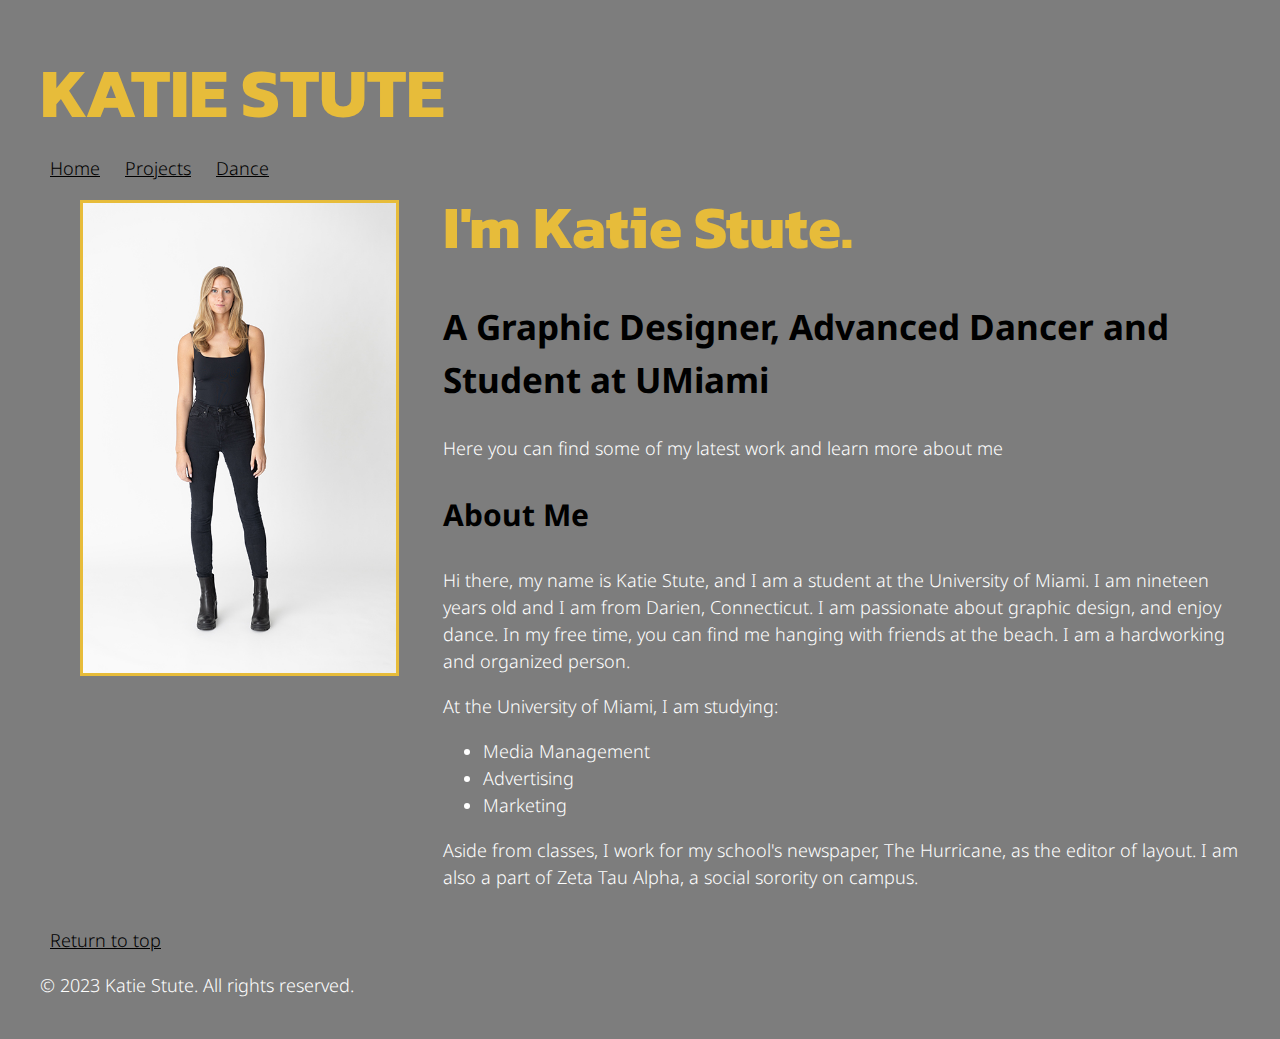
<file: index.html>
<!DOCTYPE html>
<html lang="en">
  <head>
    <meta charset="UTF-8">
    <title> Katie Stute's Portfolio</title>
  </head>
  <body id="return-to-top">
    <header class="grid-main-header" id="header">
      <h1>KATIE STUTE</h1>
      <link rel="stylesheet" href="css/style.css">
      <nav id="top-links">
        <ul>
          <li><a href="index.html">Home</a></li>
          <li><a href="projects.html">Projects</a></li>
          <li><a href="dance.html">Dance</a></li>
        </ul>
      </nav>
    </header>

    <main class="grid-index">
      <section id="index-words">
        <h1>I'm Katie Stute.</h1>
        <h2>A Graphic Designer, Advanced Dancer and Student at UMiami</h2>
        <p>Here you can find some of my latest work and learn more about me</p>
        <h3>About Me</h3>
        <p>Hi there, my name is Katie Stute, and I am a student at the University of Miami. I am nineteen years old and I am from Darien, Connecticut. I am passionate about graphic design, and enjoy dance. In my free time, you can find me hanging with friends at the beach. I am a hardworking and organized person.</p>
        <p>At the University of Miami, I am studying:</p>
        <ul>
          <li>Media Management</li>
          <li>Advertising</li>
          <li>Marketing</li>
        </ul>
        <p>Aside from classes, I work for my school's newspaper, The Hurricane, as the editor of layout. I am also a part of Zeta Tau Alpha, a social sorority on campus.</p>
      </section>

      <section>
        <figure id="index-picture">
          <img src="images/index-images/pictureofme.jpg" alt="Picture of Katie">
        </figure>
      </section>
    </main>



    <footer id="footer">
      <p><a href="#return-to-top">Return to top</a></p>
      <p>&copy; <time datetime="2023">2023</time> Katie Stute. All rights reserved.</p>
    </footer>
  </body>
</html>
</file>
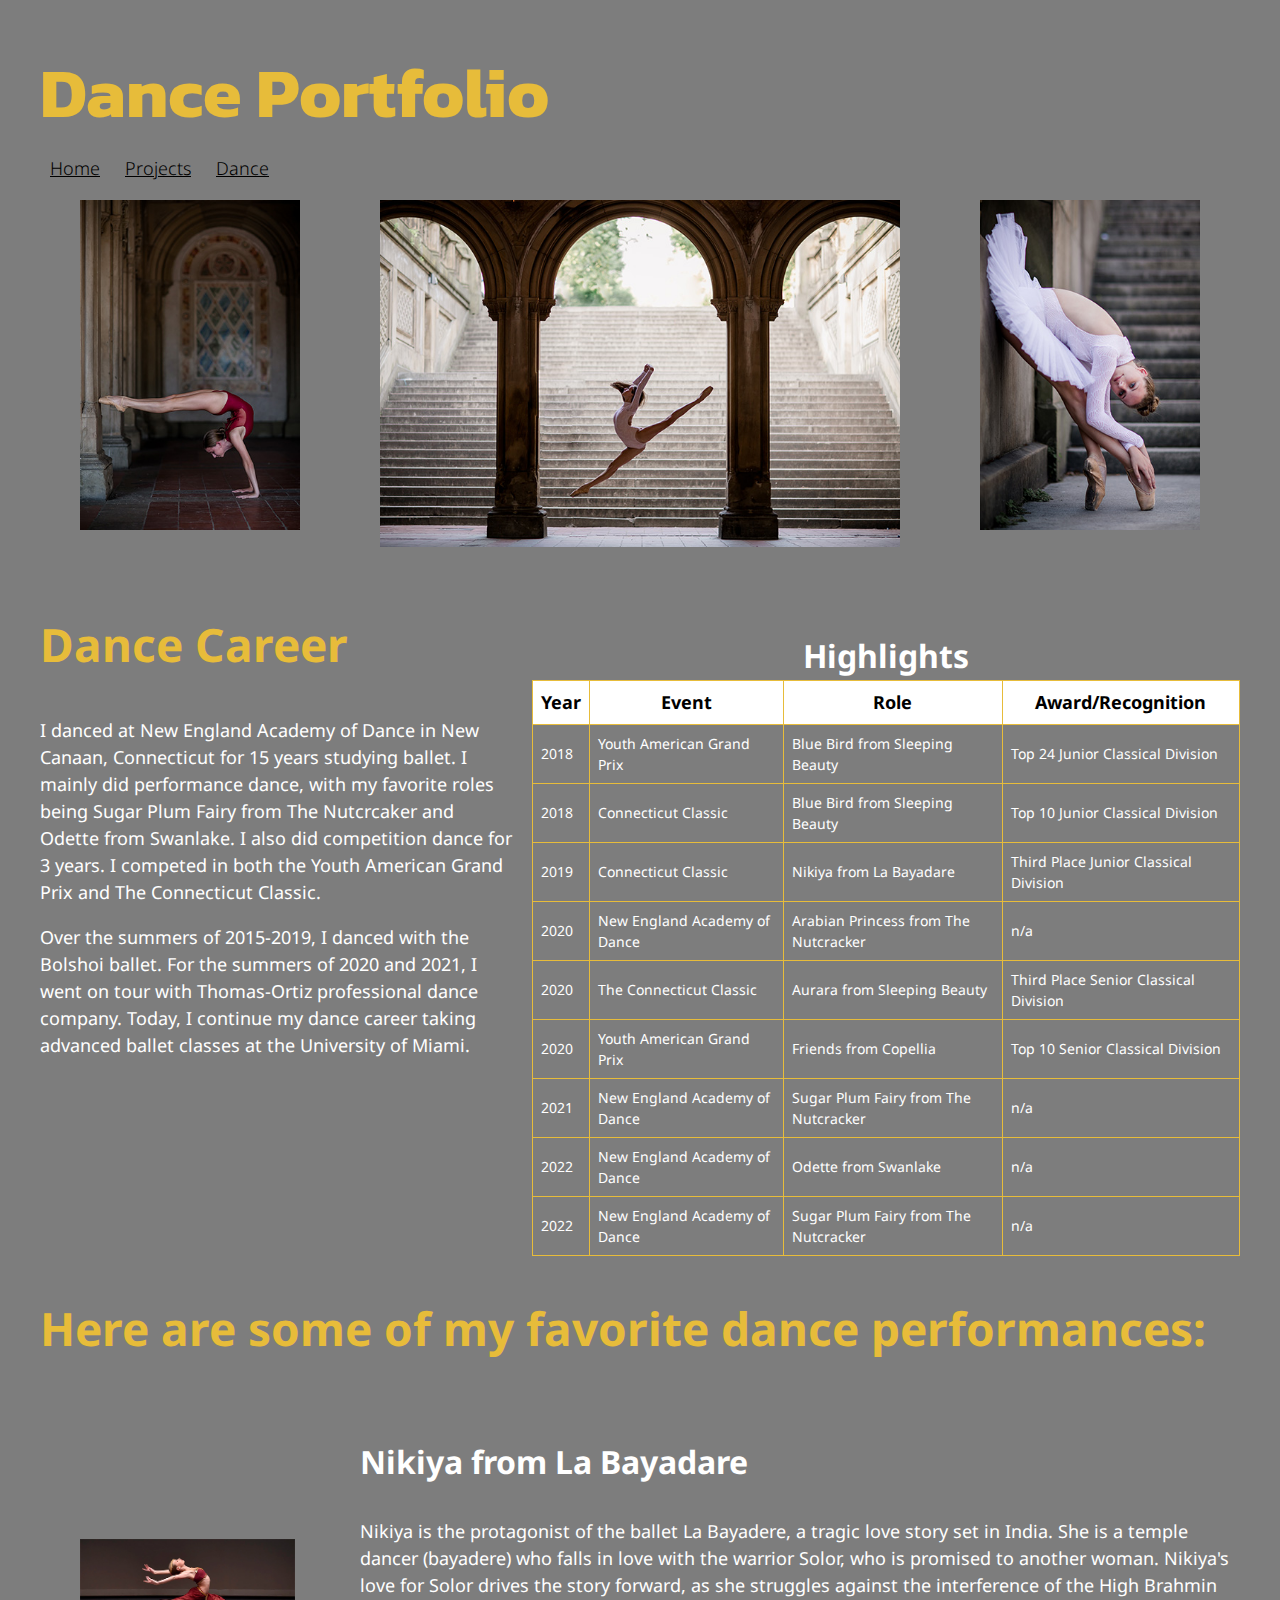
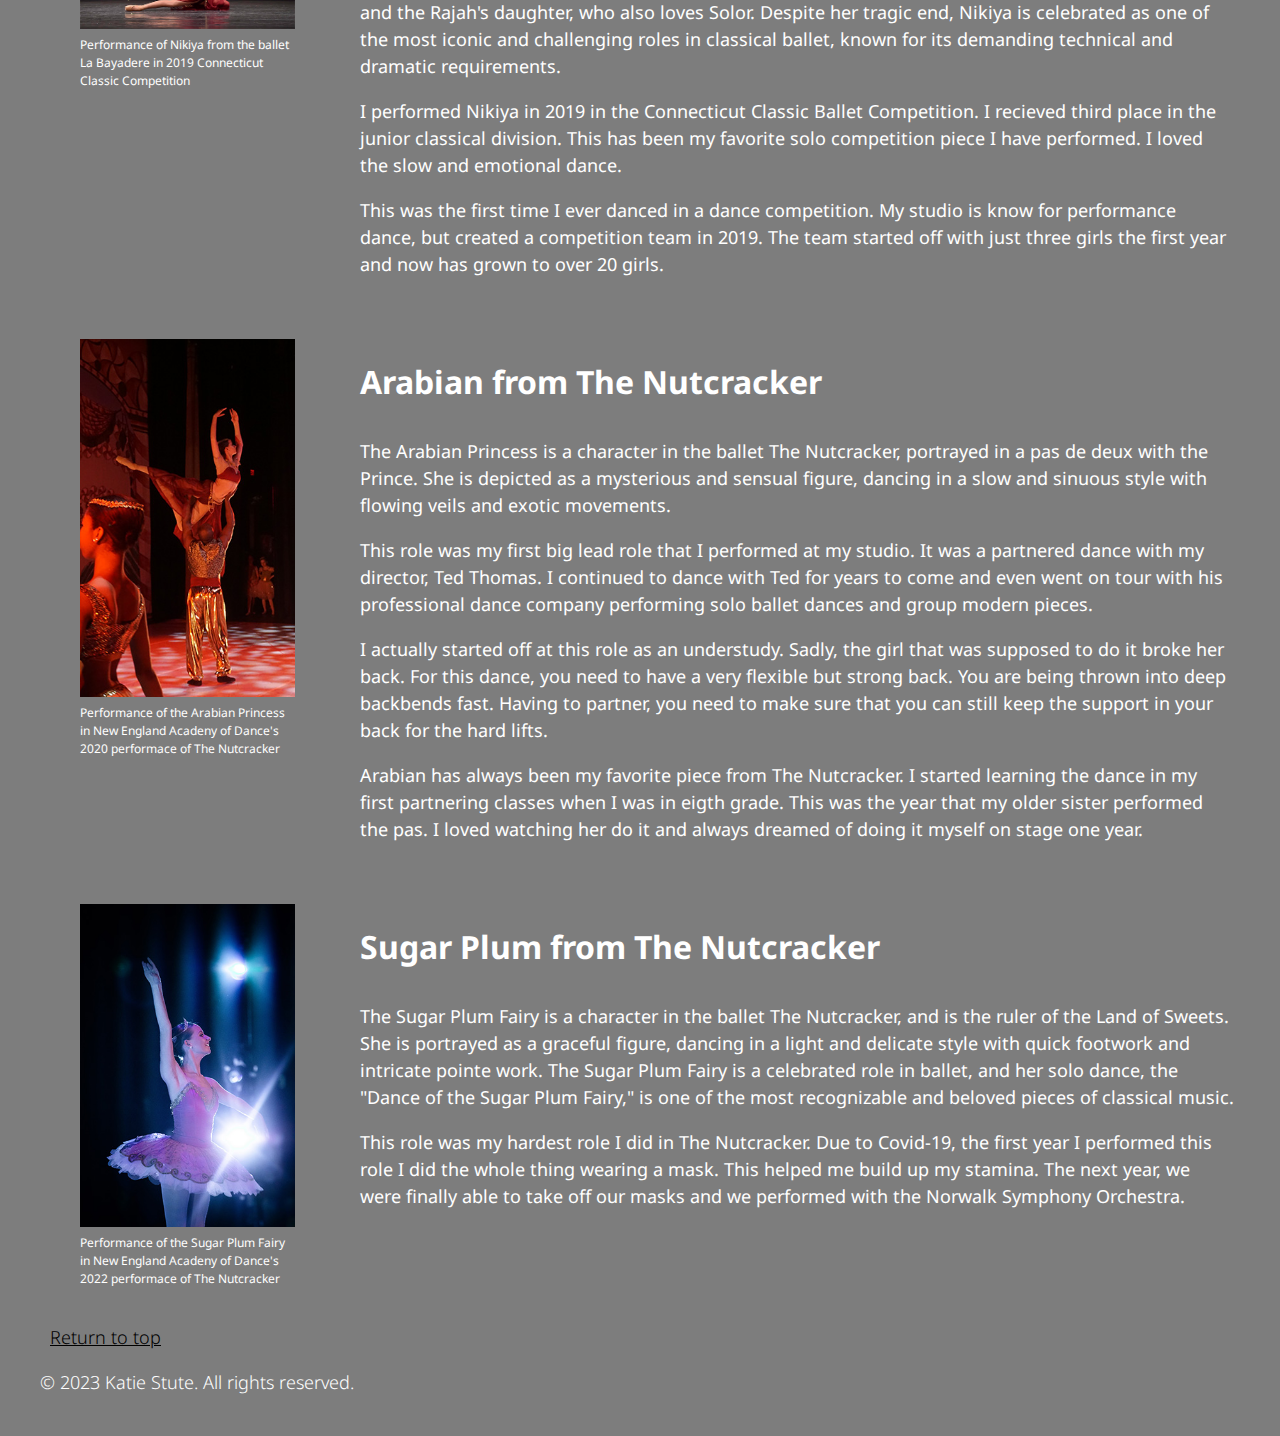
<file: dance.html>
<!DOCTYPE html>
<html lang="en">
  <head>
    <meta charset="UTF-8">
    <title>Dance</title>
  </head>
  <body class="dance" id="return-to-top">
    <header id="header">
      <h1>Dance Portfolio</h1>
      <link rel="stylesheet" href="css/style.css">
      <nav>
        <ul>
          <li><a href="index.html">Home</a></li>
          <li><a href="projects.html">Projects</a></li>
          <li><a href="dance.html">Dance</a></li>
        </ul>
      </nav>
    </header>
    <main>
      <section class="grid-topdance">
        <figure id="dance-img1">
          <img src="images/dance-images/backbend.jpg" alt="Ballet Bend Over">
        </figure>
        <figure id="dance-img2">
          <img src="images/dance-images/split-jump.jpg" alt="Ballet Split Jump">
        </figure>
        <figure id="dance-img3">
          <img src="images/dance-images/bendover.jpg" alt="Ballet Back Bend">
        </figure>
      </section>

      <section class="grid-career">

        <article id="career-background">
          <h2>Dance Career</h2>
          <p>I danced at New England Academy of Dance in New Canaan, Connecticut for 15 years studying ballet. I mainly did performance dance, with my favorite roles being Sugar Plum Fairy from The Nutcrcaker and Odette from Swanlake. I also did competition dance for 3 years. I competed in both the Youth American Grand Prix and The Connecticut Classic.</p>
          <p>Over the summers of <time datetime="2015">2015</time>-<time datetime="2019">2019</time>, I danced with the Bolshoi ballet. For the summers of <time datetime="2020">2020</time> and <time datetime="2021">2021</time>, I went on tour with Thomas-Ortiz professional dance company. Today, I continue my dance career taking advanced ballet classes at the University of Miami.</p>
        </article>

        <article id="highlights">
          <h3>Highlights</h3>
          <table>
            <tr>
              <th>Year</th>
              <th>Event</th>
              <th>Role</th>
              <th>Award/Recognition</th>
            </tr>
            <tr>
              <td>2018</td>
              <td>Youth American Grand Prix</td>
              <td>Blue Bird from Sleeping Beauty</td>
              <td>Top 24 Junior Classical Division</td>
            </tr>
            <tr>
              <td><time datetime="2018">2018</time></td>
              <td>Connecticut Classic</td>
              <td>Blue Bird from Sleeping Beauty</td>
              <td>Top 10 Junior Classical Division</td>
            </tr>
            <tr>
              <td><time datetime="2019">2019</time></td>
              <td>Connecticut Classic</td>
              <td>Nikiya from La Bayadare</td>
              <td>Third Place Junior Classical Division</td>
            </tr>
            <tr>
              <td><time datetime="2020">2020</time></td>
              <td>New England Academy of Dance</td>
              <td>Arabian Princess from The Nutcracker</td>
              <td>n/a</td>
            </tr>
            <tr>
              <td><time datetime="2020">2020</time></td>
              <td>The Connecticut Classic</td>
              <td>Aurara from Sleeping Beauty</td>
              <td>Third Place Senior Classical Division</td>
            </tr>
            <tr>
              <td><time datetime="2020">2020</time></td>
              <td>Youth American Grand Prix</td>
              <td>Friends from Copellia</td>
              <td>Top 10 Senior Classical Division</td>
            </tr>
            <tr>
              <td><time datetime="2021">2021</time></td>
              <td>New England Academy of Dance</td>
              <td>Sugar Plum Fairy from The Nutcracker</td>
              <td>n/a</td>
            </tr>
            <tr>
              <td><time datetime="2022">2022</time></td>
              <td>New England Academy of Dance</td>
              <td>Odette from Swanlake</td>
              <td>n/a</td>
            </tr>
            <tr>
              <td><time datetime="2022">2022</time></td>
              <td>New England Academy of Dance</td>
              <td>Sugar Plum Fairy from The Nutcracker</td>
              <td>n/a</td>
            </tr>
          </table>
        </article>
      </section>

      <section>
        <h2>Here are some of my favorite dance performances:</h2>
      </section>  
      <section class="grid-performances">
          
          <article id="nikiya-text">
            <h3>Nikiya from La Bayadare</h3>
              <p>Nikiya is the protagonist of the ballet La Bayadere, a tragic love story set in India. She is a temple dancer (bayadere) who falls in love with the warrior Solor, who is promised to another woman. Nikiya's love for Solor drives the story forward, as she struggles against the interference of the High Brahmin and the Rajah's daughter, who also loves Solor. Despite her tragic end, Nikiya is celebrated as one of the most iconic and challenging roles in classical ballet, known for its demanding technical and dramatic requirements.</p>
              <p>I performed Nikiya in <time datetime="2019">2019</time> in the Connecticut Classic Ballet Competition. I recieved third place in the junior classical division. This has been my favorite solo competition piece I have performed. I loved the slow and emotional dance.</p>
              <p>This was the first time I ever danced in a dance competition. My studio is know for performance dance, but created a competition team in <time datetime="2019">2019</time>. The team started off with just three girls the first year and now has grown to over 20 girls.</p>
          </article>
          <article id="nikiya-image">
            <figure>
              <img src="images/dance-images/nikiya-image.jpg" alt="Nikiya Competition Image">
              <figcaption>Performance of Nikiya from the ballet La Bayadere in <time datetime="2019">2019</time> Connecticut Classic Competition</figcaption>
            </figure>
          </article>
          
          <article id="arabian-text">
            <h3>Arabian from The Nutcracker</h3>
            <p>The Arabian Princess is a character in the ballet The Nutcracker, portrayed in a pas de deux with the Prince. She is depicted as a mysterious and sensual figure, dancing in a slow and sinuous style with flowing veils and exotic movements.</p>
            <p>This role was my first big lead role that I performed at my studio. It was a partnered dance with my director, Ted Thomas. I continued to dance with Ted for years to come and even went on tour with his professional dance company performing solo ballet dances and group modern pieces.</p> 
            <p>I actually started off at this role as an understudy. Sadly, the girl that was supposed to do it broke her back. For this dance, you need to have a very flexible but strong back. You are being thrown into deep backbends fast. Having to partner, you need to make sure that you can still keep the support in your back for the hard lifts.</p>
            <p>Arabian has always been my favorite piece from The Nutcracker. I started learning the dance in my first partnering classes when I was in eigth grade. This was the year that my older sister performed the pas. I loved watching her do it and always dreamed of doing it myself on stage one year.</p>
          </article>
          <article id="arabian-image">
            <figure>
              <img src="images/dance-images/arabian-image.jpg" alt="Arabian Performace">
              <figcaption>Performance of the Arabian Princess in New England Acadeny of Dance's <time datetime="2020">2020</time> performace of The Nutcracker</figcaption>
            </figure>
          </article>

          <article id="sugar-text">
            <h3>Sugar Plum from The Nutcracker</h3>
            <p>The Sugar Plum Fairy is a character in the ballet The Nutcracker, and is the ruler of the Land of Sweets. She is portrayed as a graceful figure, dancing in a light and delicate style with quick footwork and intricate pointe work. The Sugar Plum Fairy is a celebrated role in ballet, and her solo dance, the "Dance of the Sugar Plum Fairy," is one of the most recognizable and beloved pieces of classical music.</p>
            <p>This role was my hardest role I did in The Nutcracker. Due to Covid-19, the first year I performed this role I did the whole thing wearing a mask. This helped me build up my stamina. The next year, we were finally able to take off our masks and we performed with the Norwalk Symphony Orchestra.</p>
          </article>
          <article id="sugar-image">
            <figure>
              <img src="images/dance-images/sugarplum-image.jpg" alt="Sugar Plum Performace">
              <figcaption>Performance of the Sugar Plum Fairy in New England Acadeny of Dance's <time datetime="2022">2022</time> performace of The Nutcracker</figcaption>
            </figure>
          </article>
        </section>
     
        <footer id="footer">
          <p><a href="#return-to-top">Return to top</a></p>
          <p>&copy; <time datetime="2023">2023</time> Katie Stute. All rights reserved.</p>
        </footer>
    </main>
  </body>
</html>
</file>
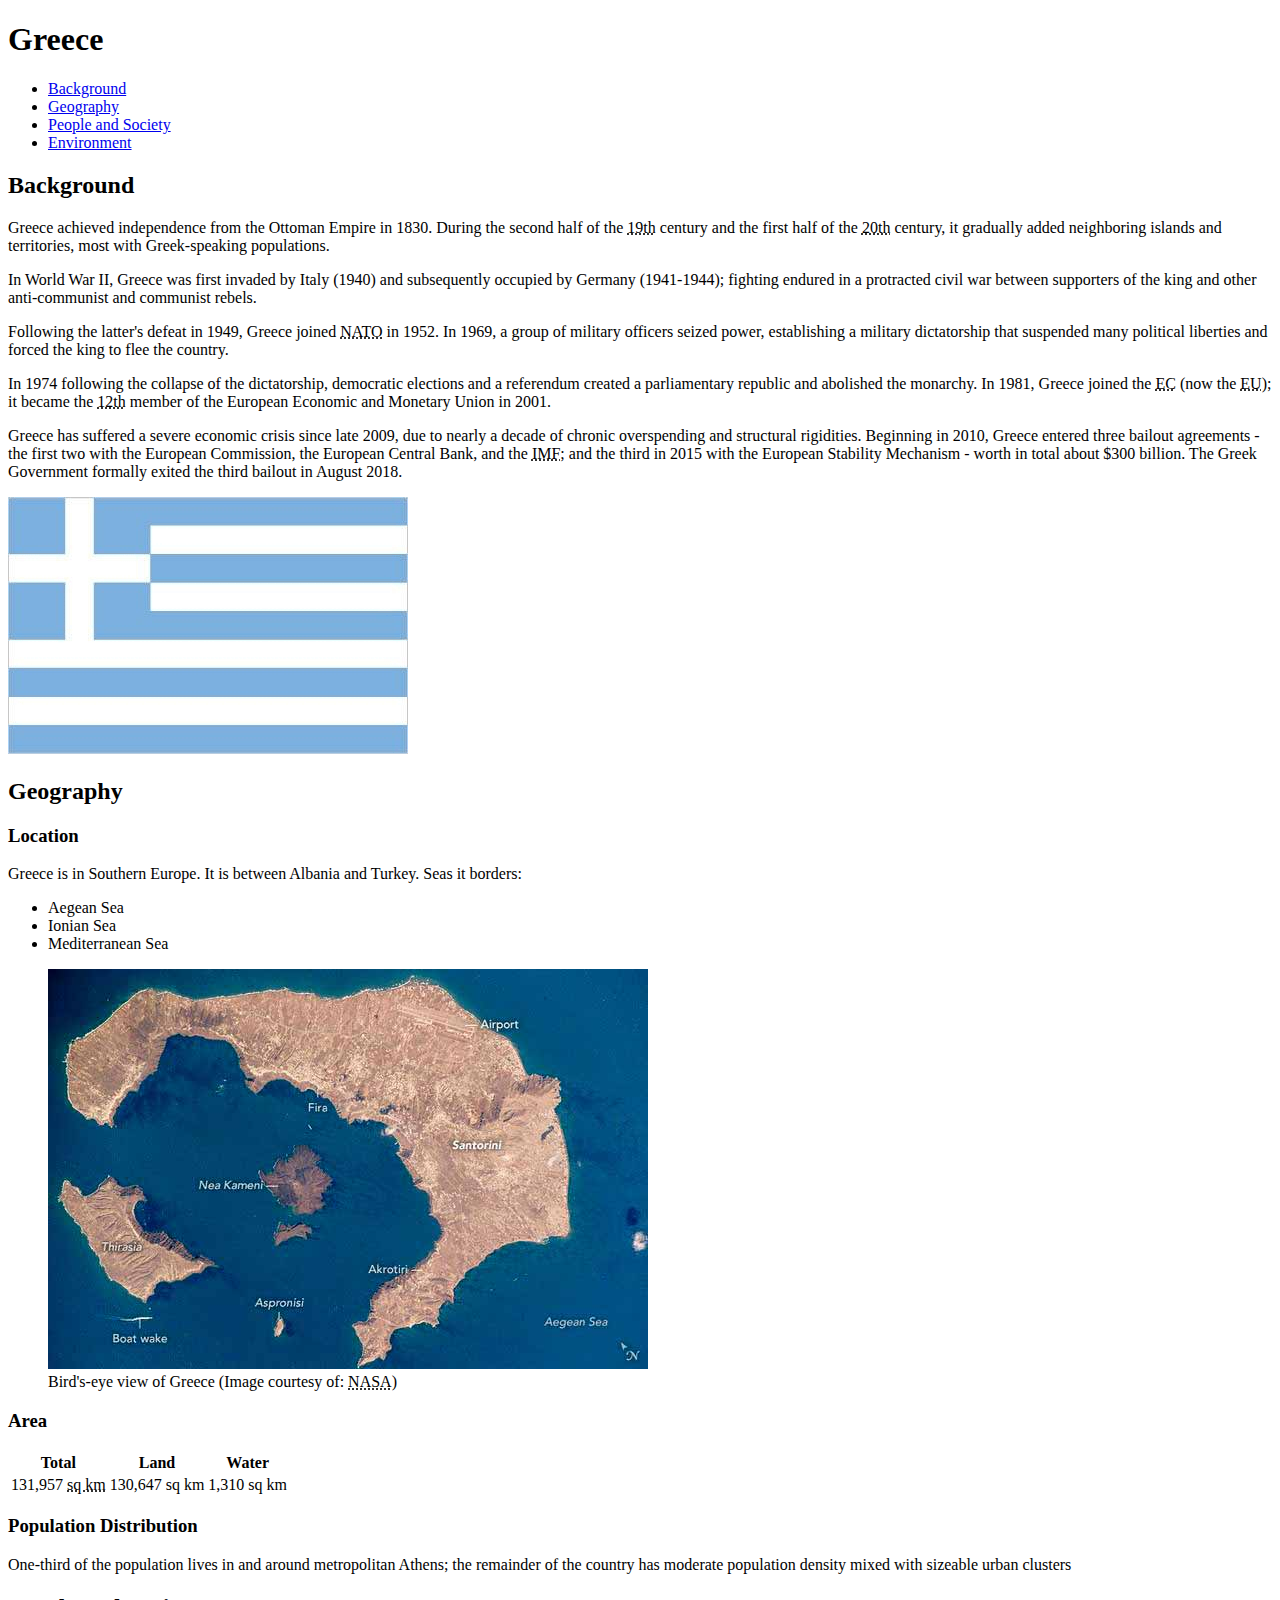
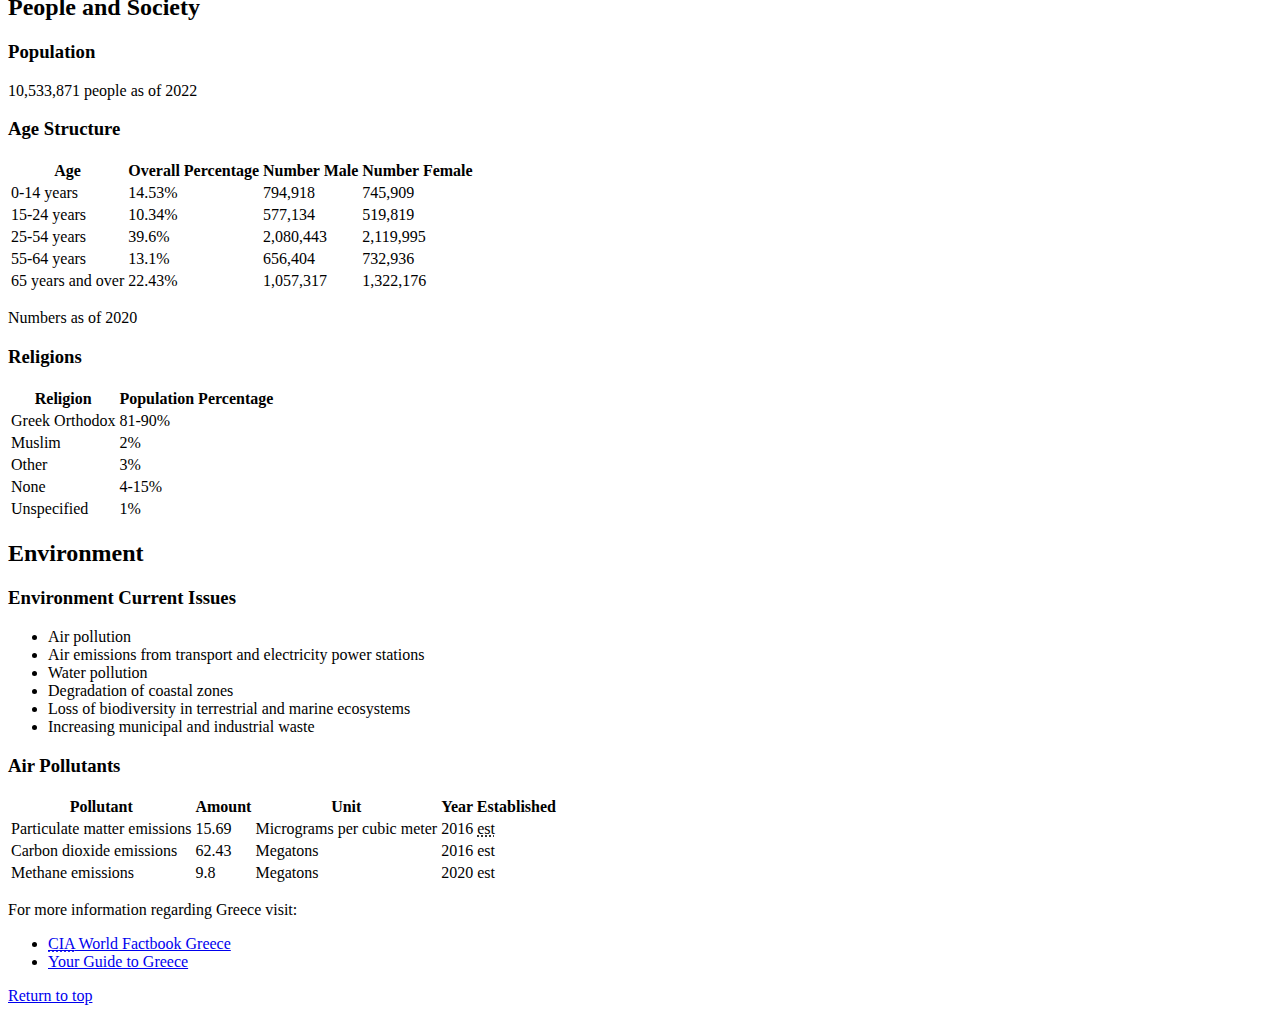
<file: greece.html>
<!DOCTYPE html>
<html lang="en">
  <head>
    <meta charset="utf-8">
    <title>Greece</title>
  </head>

  <body id="return-to-top">
    <header>
        <h1>Greece</h1>
        <nav>
            <ul>
                <li><a href="#background">Background</a></li>
                <li><a href="#geography">Geography</a></li>
                <li><a href="#people-and-society">People and Society</a></li>
                <li><a href="#environment">Environment</a></li>
            </ul>
        </nav>
    </header>

  <main>
    <section id="background">
        <h2>Background</h2>

        <p>Greece achieved independence from the Ottoman Empire in <time datetime="1830">1830</time>. During the second half of the <abbr title="nineteenth">19th</abbr> century and the first half of the <abbr title="twentieth">20th</abbr> century, it gradually added neighboring islands and territories, most with Greek-speaking populations.</p>
        <p>In World War II, Greece was first invaded by Italy (<time datetime="1940">1940</time>) and subsequently occupied by Germany (<time datetime="1941">1941</time>-<time datetime="1944">1944</time>); fighting endured in a protracted civil war between supporters of the king and other anti-communist and communist rebels.</p>
        <p>Following the latter's defeat in <time datetime="1949">1949</time>, Greece joined <abbr title="North Atlantic Treaty Organization">NATO</abbr> in <time datetime="1952">1952</time>. In <time datetime="1967">1969</time>, a group of military officers seized power, establishing a military dictatorship that suspended many political liberties and forced the king to flee the country.</p>
        <p>In <time datetime="1974">1974</time> following the collapse of the dictatorship, democratic elections and a referendum created a parliamentary republic and abolished the monarchy. In <time datetime="1981">1981</time>, Greece joined the <abbr title="European Commission">EC</abbr> (now the <abbr title="European Union">EU</abbr>); it became the <abbr title="twelfth">12th</abbr> member of the European Economic and Monetary Union in <time datetime="2001">2001</time>.</p>
        <p>Greece has suffered a severe economic crisis since late <time datetime="2009">2009</time>, due to nearly a decade of chronic overspending and structural rigidities. Beginning in <time datetime="2010">2010</time>, Greece entered three bailout agreements - the first two with the European Commission, the European Central Bank, and the <abbr title="International Monetary Fund">IMF</abbr>; and the third in <time datetime="2015">2015</time> with the European Stability Mechanism - worth in total about $300 billion. The Greek Government formally exited the third bailout in <time datetime="2018-08">August 2018</time>.</p>

        <img src="greece-flag.png" alt="Greece Flag.">
    </section>

    <section id="geography">
        <h2>Geography</h2>

        <article>
            <h3>Location</h3>
              <p>Greece is in Southern Europe. It is between Albania and Turkey. Seas it borders:</p>
            <ul>
                <li>Aegean Sea</li>
                <li>Ionian Sea</li>
                <li>Mediterranean Sea</li>
            </ul>
            <figure>
                <img src="greece-location.jpg" alt="Greece Location.">
                <figcaption>Bird's-eye view of Greece (Image courtesy of: <abbr title="National Aeronautics and Space Administration">NASA</abbr>)</figcaption>
            </figure>
        </article>

        <article>
        <h3>Area</h3>
          <table>
            <tr>
                <th>Total</th>
                <th>Land</th>
                <th>Water</th>
            </tr>
            <tr>
                <td>131,957 <abbr title="Square Kilometers">sq km</abbr></td>
                <td>130,647 sq km</td>
                <td>1,310 sq km</td>
            </tr>
          </table>
        </article>

        <article>
          <h3>Population Distribution</h3>
          <p>One-third of the population lives in and around metropolitan Athens; the remainder of the country has moderate population density mixed with sizeable urban clusters</p>
        </article>
    </section>

    <section id="people-and-society">
        <h2>People and Society</h2>

        <article>
          <h3>Population</h3>
          <p>10,533,871 people as of <time datetime="2022">2022</time></p>
        </article>

        <article>
            <h3>Age Structure</h3>
             <table>
                <tr>
                    <th>Age</th>
                    <th>Overall Percentage</th>
                    <th>Number Male</th>
                    <th>Number Female</th>
                </tr>
                <tr>
                    <td>0-14 years</td>
                    <td>14.53%</td>
                    <td>794,918</td>
                    <td>745,909</td>
                </tr>
                <tr>
                    <td>15-24 years</td>
                    <td>10.34%</td>
                    <td>577,134</td>
                    <td>519,819</td>
                </tr>
                <tr>
                    <td>25-54 years</td>
                    <td>39.6%</td>
                    <td>2,080,443</td>
                    <td>2,119,995</td>
                </tr>
                <tr>
                    <td>55-64 years</td>
                    <td>13.1%</td>
                    <td>656,404</td>
                    <td>732,936</td>
                </tr>
                <tr>
                    <td>65 years and over</td>
                    <td>22.43%</td>
                    <td>1,057,317</td>
                    <td>1,322,176</td>
                </tr>
            </table>
            <p>Numbers as of <time datetime="2020">2020</time></p>
        </article>

        <article>
            <h3>Religions</h3>
            <table>
                <tr>
                    <th>Religion</th>
                    <th>Population Percentage</th>
                </tr>
                <tr>
                    <td>Greek Orthodox</td>
                    <td>81-90%</td>
                </tr>
                <tr>
                    <td>Muslim</td>
                    <td>2%</td>
                </tr>
                <tr>
                    <td>Other</td>
                    <td>3%</td>
                </tr>
                <tr>
                    <td>None</td>
                    <td>4-15%</td>
                </tr>
                <tr>
                    <td>Unspecified</td>
                    <td>1%</td>
                </tr>
            </table>
        </article>
    </section>

    <section id="environment">
        <h2>Environment</h2>

        <article>
            <h3>Environment Current Issues</h3>
            <ul>
                <li>Air pollution</li>
                <li>Air emissions from transport and electricity power stations</li>
                <li>Water pollution</li>
                <li>Degradation of coastal zones</li>
                <li>Loss of biodiversity in terrestrial and marine ecosystems</li>
                <li>Increasing municipal and industrial waste</li>
            </ul>
        </article>

        <article>
            <h3>Air Pollutants</h3>
            <table>
                <tr>
                    <th>Pollutant</th>
                    <th>Amount</th>
                    <th>Unit</th>
                    <th>Year Established</th>
                </tr>
                <tr>
                    <td>Particulate matter emissions</td>
                    <td>15.69</td>
                    <td>Micrograms per cubic meter</td>
                    <td>2016 <abbr title="established">est</abbr></td>
                </tr>
                <tr>
                    <td>Carbon dioxide emissions</td>
                    <td>62.43</td>
                    <td>Megatons</td>
                    <td>2016 est</td>
                </tr>
                <tr>
                    <td>Methane emissions</td>
                    <td>9.8</td>
                    <td>Megatons</td>
                    <td>2020 est</td>
                </tr>
            </table>
        </article>
    </section>

    <footer>
        <p>For more information regarding Greece visit:</p>
        <ul>
            <li><a href="https://www.cia.gov/the-world-factbook/countries/greece/#environment"><abbr title="Centra Intelligence Agency">CIA</abbr> World Factbook Greece</a></li>
            <li><a href="https://www.gov.gr/en/sdg">Your Guide to Greece</a></li>
        </ul>
        <p><a href="#return-to-top">Return to top</a></p>
    </footer>

  </main>
  </body>
</html>
</file>
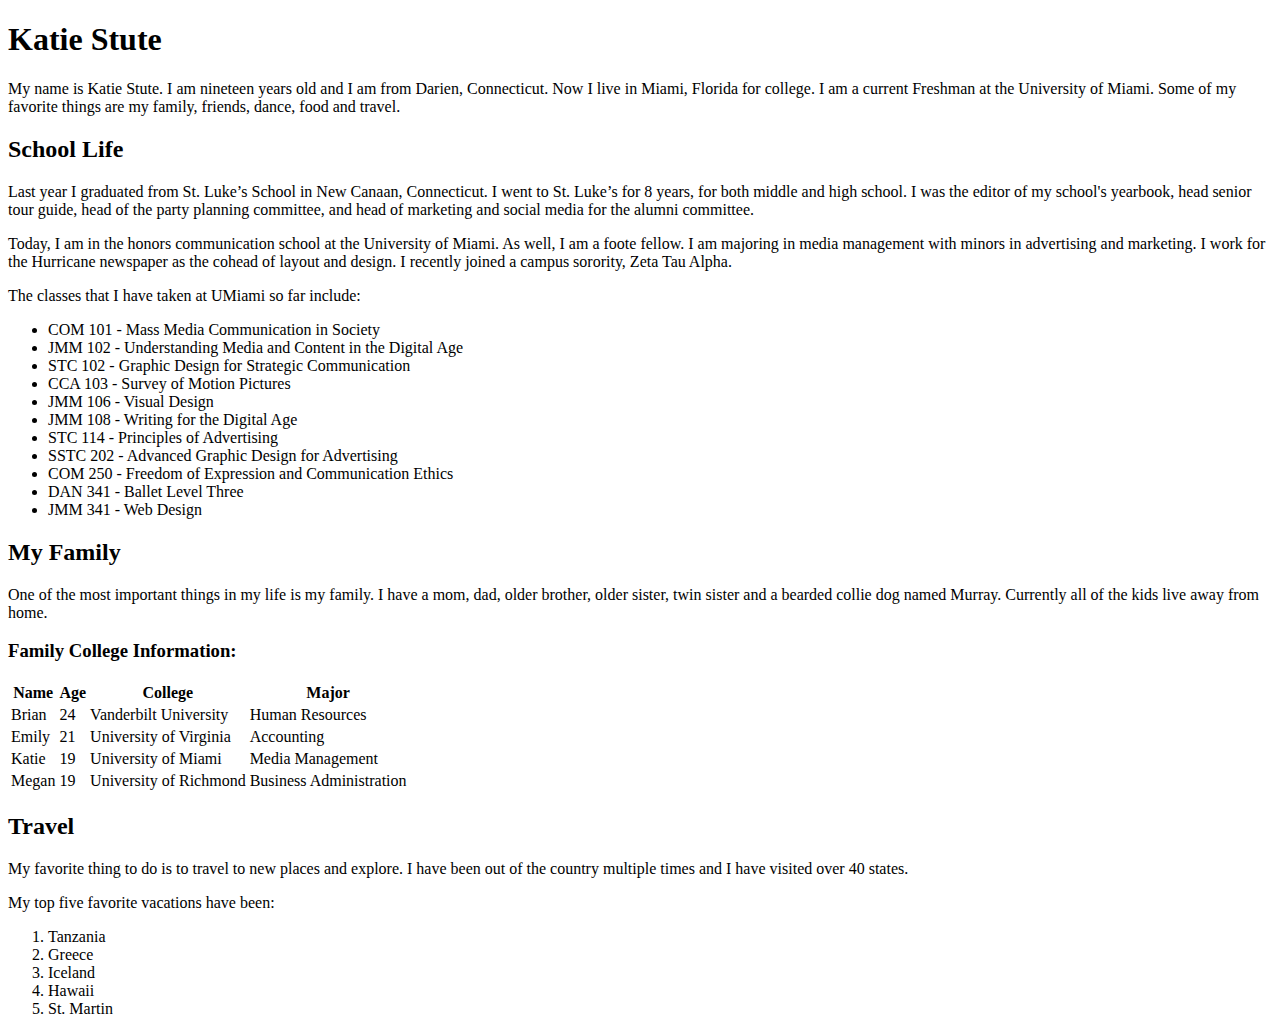
<file: index2.html>
<!DOCTYPE html>
<html lang="en">
  <head>
    <meta charset="utf-8">
    <title>Katie Stute</title>
  </head>

  <body>
    <h1>Katie Stute</h1>

    <p>My name is Katie Stute. I am nineteen years old and I am from Darien, Connecticut. Now I live in Miami, Florida for college. I am a current Freshman at the University of Miami. Some of my favorite things are my family, friends, dance, food and travel.</p>

    <h2>School Life</h2>

    <p>Last year I graduated from St. Luke’s School in New Canaan, Connecticut. I went to St. Luke’s for 8 years, for both middle and high school. I was the editor of my school's yearbook, head senior tour guide, head of the party planning committee, and head of marketing and social media for the alumni committee.</p>
    
    <p>Today, I am in the honors communication school at the University of Miami. As well, I am a foote fellow. I am majoring in media management with minors in advertising and marketing. I work for the Hurricane newspaper as the cohead of layout and design. I recently joined a campus sorority, Zeta Tau Alpha.</p>
    
    <p>The classes that I have taken at UMiami so far include:</p>
       
        <ul>
            <li>COM 101 - Mass Media Communication in Society</li>
            <li>JMM 102 - Understanding Media and Content in the Digital Age</li>
            <li>STC 102 - Graphic Design for Strategic Communication</li>
            <li>CCA 103 - Survey of Motion Pictures</li>
            <li>JMM 106 - Visual Design</li>
            <li>JMM 108 - Writing for the Digital Age</li>
            <li>STC 114 - Principles of Advertising</li>
            <li>SSTC 202 - Advanced Graphic Design for Advertising</li>
            <li>COM 250 - Freedom of Expression and Communication Ethics</li>
            <li>DAN 341 - Ballet Level Three</li>
            <li>JMM 341 - Web Design</li>
        </ul>

    <h2>My Family</h2>
  
    <p>One of the most important things in my life is my family. I have a mom, dad, older brother, older sister, twin sister and a bearded collie dog named Murray. Currently all of the kids live away from home.</p>
  
    <h3>Family College Information:</h3>
       
        <table>
            <tr>
                <th>Name</th>
                <th>Age</th>
                <th>College</th>
                <th>Major</th>
            </tr>
            <tr>
                <td>Brian</td>
                <td>24</td>
                <td>Vanderbilt University</td>
                <td>Human Resources</td>
            </tr>
            <tr>
                <td>Emily</td>
                <td>21</td>
                <td>University of Virginia</td>
                <td>Accounting</td>
            </tr>
            <tr>
                <td>Katie</td>
                <td>19</td>
                <td>University of Miami</td>
                <td>Media Management</td>
            </tr>
            <tr>
                <td>Megan</td>
                <td>19</td>
                <td>University of Richmond</td>
                <td>Business Administration</td>
            </tr>
        </table>

    <h2>Travel</h2>
    
    <p>My favorite thing to do is to travel to new places and explore. I have been out of the country multiple times and I have visited over 40 states.</p>
    
    <p>My top five favorite vacations have been:</p>
    
        <ol>
            <li>Tanzania</li>
            <li>Greece</li>
            <li>Iceland</li>
            <li>Hawaii</li>
            <li>St. Martin</li>
        </ol>
 
   </body>
</html>
</file>
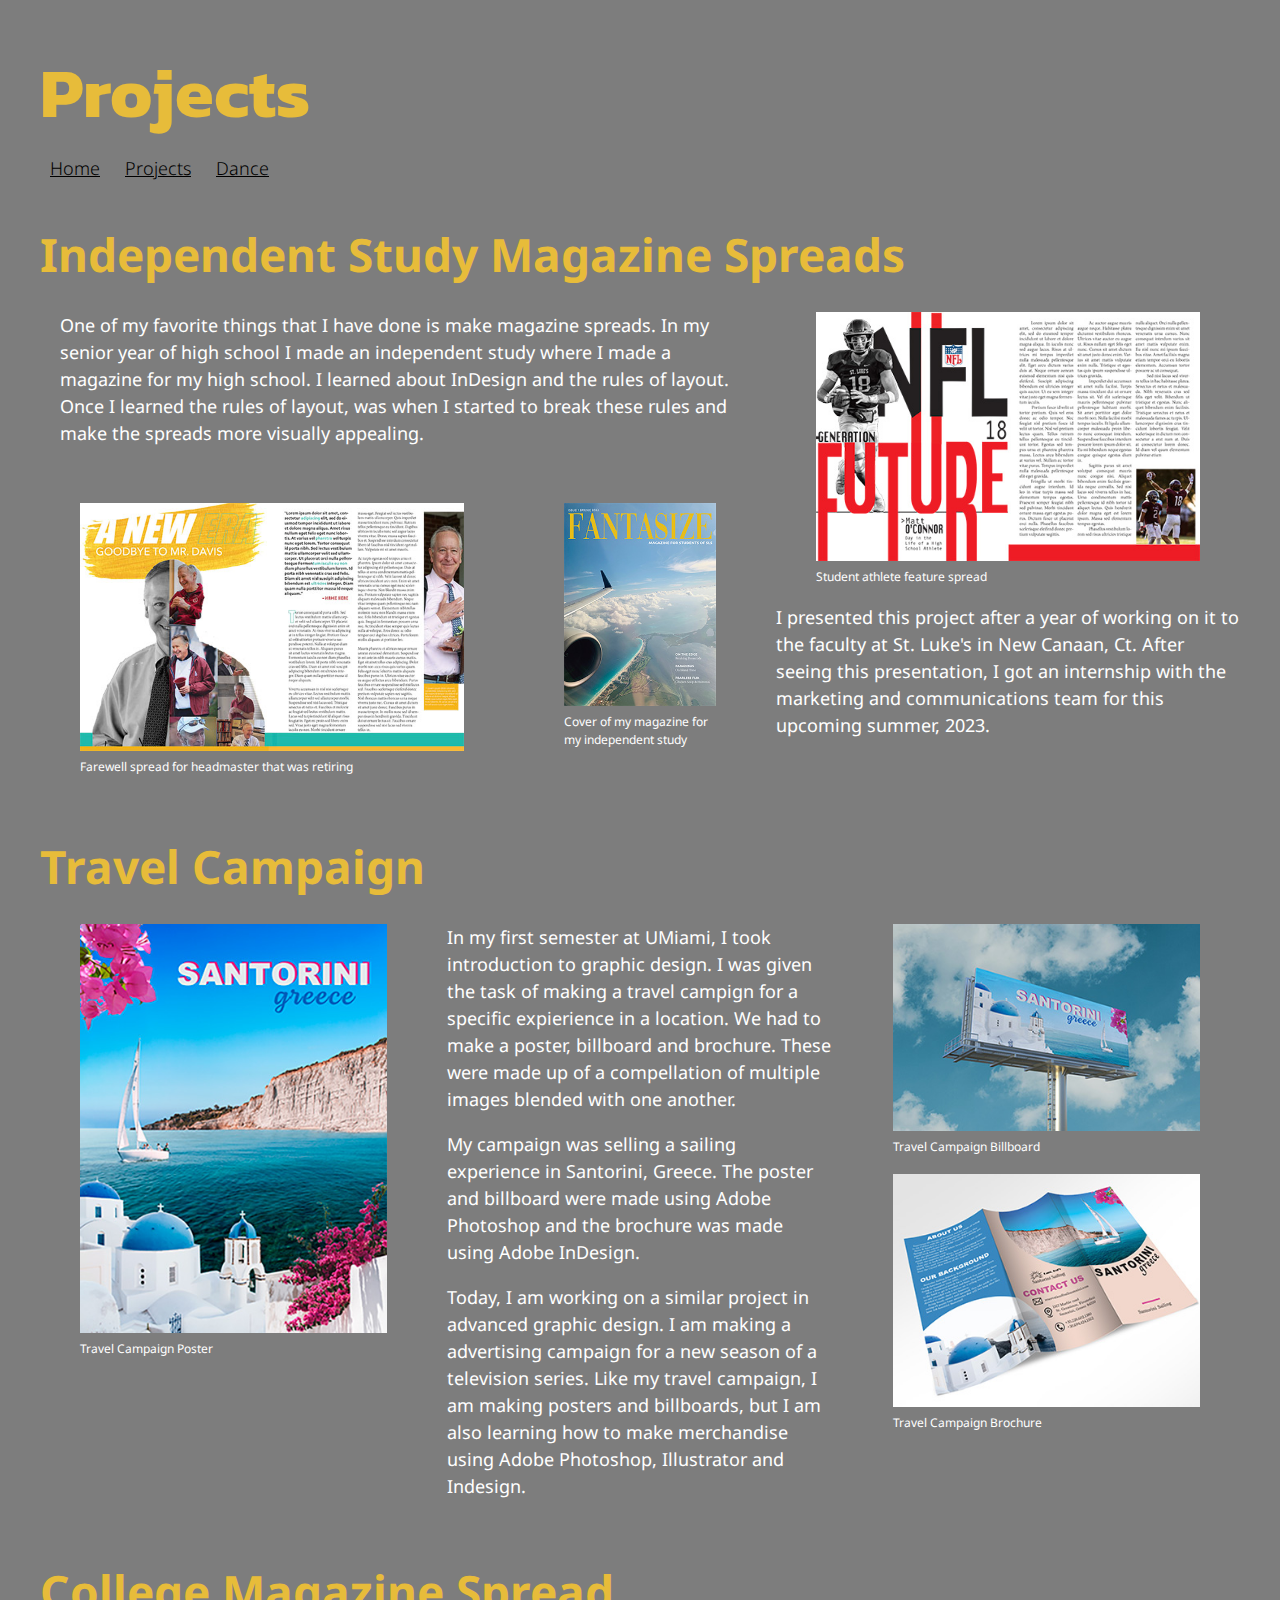
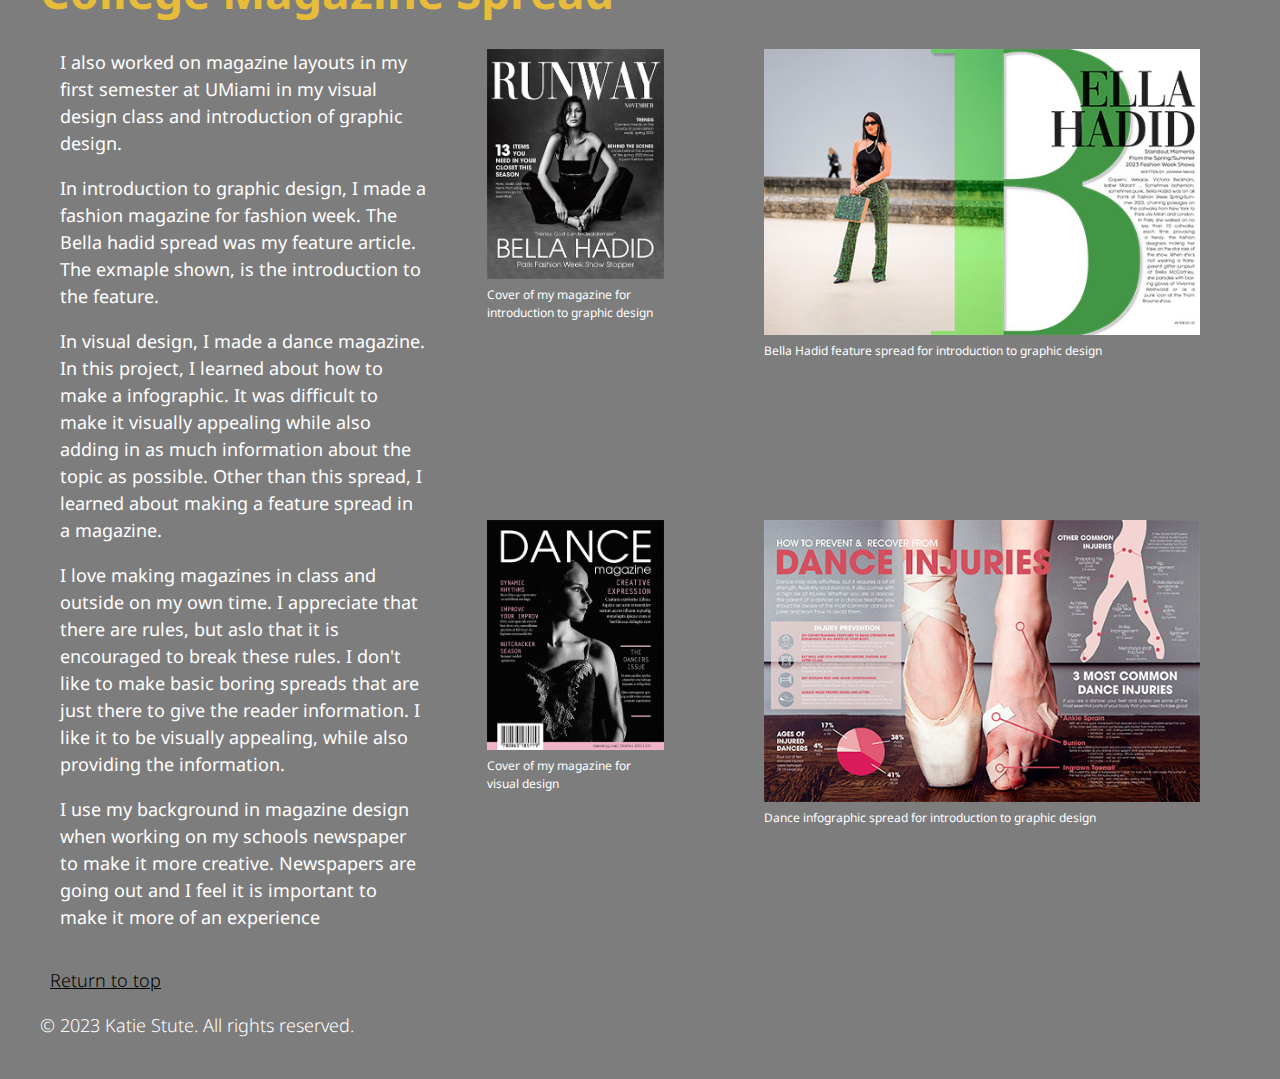
<file: projects.html>
<!DOCTYPE html>
<html lang="en">
  <head>
    <meta charset="UTF-8">
    <title>Projects</title>
  </head>
  <body class="projects" id="return-to-top">
    <header id="header">
      <h1>Projects</h1>
      <link rel="stylesheet" href="css/style.css">
      <nav>
        <ul>
          <li><a href="index.html">Home</a></li>
          <li><a href="projects.html">Projects</a></li>
          <li><a href="dance.html">Dance</a></li>
        </ul>
      </nav>
    </header>

    <section>
      <h2>Independent Study Magazine Spreads</h2>
  </section>
  <section class="grid-is">
      <article id="fantasize">
        <figure>
          <img src="images/projects-images/fantasize-cover.jpg" alt="Fantasize Cover">
          <figcaption>Cover of my magazine for my independent study</figcaption>
        </figure>
      </article>
      <article id="davis">
        <figure>
          <img src="images/projects-images/davis-spread.jpg" alt="Davis Goodbye Spread">
          <figcaption>Farewell spread for headmaster that was retiring</figcaption>
        </figure>
      </article>
      <article id="nfl">
        <figure>
          <img src="images/projects-images/nfl-spread.jpg" alt="Future NFL Spread">
          <figcaption>Student athlete feature spread</figcaption>
        </figure>
        <p>I presented this project after a year of working on it to the faculty at St. Luke's in New Canaan, Ct. After seeing this presentation, I got an internship with the marketing and communications team for this upcoming summer, <time datetime="2023">2023</time>.</p>
      </article>
      <article id="f-text">
        <p>One of my favorite things that I have done is make magazine spreads. In my senior year of high school I made an independent study where I made a magazine for my high school. I learned about InDesign and the rules of layout. Once I learned the rules of layout, was when I started to break these rules and make the spreads more visually appealing.</p>
      </article>
    </section>

    <section>
      <h2>Travel Campaign</h2>
    </section>
    <section class="grid-tc">

        <article id="greece-poster">
          <figure>
            <img src="images/projects-images/greece-poster.jpg" alt="Greece Poster">
            <figcaption>Travel Campaign Poster</figcaption>
          </figure>
        </article>

        <article id="greece-b">
          <figure>
            <img src="images/projects-images/greece-billboard.jpg" alt="Greece Billboard">
            <figcaption>Travel Campaign Billboard</figcaption>
          </figure>
          <figure>
            <img src="images/projects-images/greece-brochure.jpg" alt="Greece Brochure">
            <figcaption>Travel Campaign Brochure</figcaption>
          </figure>
        </article>

        <article id="tc-text">
          <p>In my first semester at UMiami, I took introduction to graphic design. I was given the task of making a travel campign for a specific expierience in a location. We had to make a poster, billboard and brochure. These were made up of a compellation of multiple images blended with one another.</p>
          <p>My campaign was selling a sailing experience in Santorini, Greece. The poster and billboard were made using Adobe Photoshop and the brochure was made using Adobe InDesign.</p>
          <p>Today, I am working on a similar project in advanced graphic design. I am making a advertising campaign for a new season of a television series. Like my travel campaign, I am making posters and billboards, but I am also learning how to make merchandise using Adobe Photoshop, Illustrator and Indesign.</p>
        </article>
    </section>

      <section>
        <h2>College Magazine Spread</h2>
      </section>
      <section class="grid-college">
          <figure id="runway">
            <img src="images/projects-images/runway-cover.jpg" alt="Runway Cover">
            <figcaption>Cover of my magazine for introduction to graphic design</figcaption>
          </figure>
          <figure class="hadid">
            <img src="images/projects-images/hadid-spread.jpg" alt="Bella Hadid Spread">
            <figcaption>Bella Hadid feature spread for introduction to graphic design</figcaption>
          </figure>
          <figure id="dance-cover">
            <img src="images/projects-images/dance-cover.jpg" alt="Dance Cover">
            <figcaption>Cover of my magazine for visual design</figcaption>
          </figure>
          <figure id="infographic">
            <img src="images/projects-images/infographic-spread.jpg" alt="Dance Inforgraphic Spread">
            <figcaption>Dance infographic spread for introduction to graphic design</figcaption>
          </figure>
        <article id="college-text">
          <p>I also worked on magazine layouts in my first semester at UMiami in my visual design class and introduction of graphic design.</p> 
          <p>In introduction to graphic design, I made a fashion magazine for fashion week. The Bella hadid spread was my feature article. The exmaple shown, is the introduction to the feature.</p>
          <p>In visual design, I made a dance magazine. In this project, I learned about how to make a infographic. It was difficult to make it visually appealing while also adding in as much information about the topic as possible. Other than this spread, I learned about making a feature spread in a magazine.</p>
          <p>I love making magazines in class and outside on my own time. I appreciate that there are rules, but aslo that it is encouraged to break these rules. I don't like to make basic boring spreads that are just there to give the reader information. I like it to be visually appealing, while also providing the information.</p> 
          <p>I use my background in magazine design when working on my schools newspaper to make it more creative. Newspapers are going out and I feel it is important to make it more of an experience</p>
        </article>
      </section>
    <footer id="footer">
        <p><a href="#return-to-top">Return to top</a></p>
        <p>&copy; <time datetime="2023">2023</time> Katie Stute. All rights reserved.</p>
      </footer>
  </body>
</html>
</file>
<file: css/style.css>
@import url('https://fonts.googleapis.com/css2?family=Kanit:wght@500&family=Noto+Sans&family=Sigmar&display=swap');

/* everything styles */
html, body {
    margin: 20px;
    padding: 0;
    font-family: "Noto Sans", "Ariel", sans-serif; 
    font-size: 18px;
    line-height: 1.5;
    color: #ffffff;
    background-color: #7d7d7d;
  }
figcaption {
  font-size: 12px
}
h1 {
    font-size: 70px;
    font-family: "Kanit", "Ariel", sans-serif;
    color: #e7bc3a;
    margin: 0;
  }

  /* links */
  nav ul {
    margin: 10px 0px 0px 0px;
    padding: 0;
  }
  
  nav ul li {
    display: inline;
  }
  nav ul li a {
    color: #ffffff;
    padding: 5px 10px;
  }
  
  nav ul li a:link {
    color: #000;
  }
  
  nav ul li a:visited {
    color: #bdbdbd;
  }
  
  nav ul li a:hover {
    background-color: #d3d3d3;
  }
  
  nav ul li a:active {
    color: #f00;
  }

  #footer a {
    color: #ffffff;
    padding: 5px 10px;
  }
  
  #footer a:link {
    color: #000;
  }
  
  #footer a:visited {
    color: #bdbdbd;
  }
  
  #footer a:hover {
    background-color: #d3d3d3;
  }
  
  #footer a:active {
    color: #f00;
  }

  /* index text settings */
  #index-words h1 {
    font-size: 60px;
    color: #e7bc3a;
  }
  #index-words h2 {
    font-size: 35px;
    color: #000000;
  }

  #index-words h3 {
    font-size: 30px;
    color:#000000;
  }

  #index-words p, ul, footer {
    font-size: 18px;
    color: #ffffff;
    font-weight: 300;
  }

  #index-picture img{
    border: 3px solid #e7bc3a;
  }
  

/*index grid*/
  .grid-index {
        display: grid;
        grid-template-columns: 1fr 2fr;
        grid-gap: 10px;
        max-width: auto;
        min-width: 400px;
        grid-template-areas: 
        "index-picture index-words index-words"
    }
    #index-picture {
        grid-area: index-pictures;
    }

    #index-words {
        grid-area: index-words;
    }


  /*dance section*/

    .grid-topdance {
        display: grid;
        grid-template-columns: 1fr 2fr 1fr;
        grid-gap: 0px;
        max-width: auto;
        min-width: 200px;
        grid-template-areas: 
        "dance-img1 dance-img2 dance-img3"
    }

    #dance-img1 {
        grid-area: dance-img1;
    }
        
    #dance-img2 {
        grid-area: dance-img2;
    }
        
    #dance-img3 {
        grid-area: dance-img3;
    }

    img {
        max-width: 100%;
        height: auto;
      }
    
    .grid-career {
        display: grid;
        grid-template-columns: 2fr 3fr;
        grid-gap: 20px;
        max-width: auto;
        min-width: 200px;
        grid-template-areas: 
        "career-background highlights"
    }

    #career-background {
        grid-area: career-background;
    }
      
    #highlights {
        grid-area: highlights;
      }


    /* TABLE */
    #highlights h3 {
        margin-top: 60px;
        margin-bottom: 0px;
    }

    #highlights table {
        margin: 0 auto;
    }
    
    #highlights table {
        border: 1px solid #e7bc3a;
        border-collapse: collapse;
    }
    
    #highlights td, #highlights th {
        padding: 8px;
    }

    #highlights th {
        background-color: #ffffff;
        color:#000;
        font-weight: bold;
    }
    #highlights td {
      font-size: 14px;
    }

    th, td {
        border: 1px solid #e7bc3a;
    }
      
    #highlights h3 {
        text-align:center;
    }
  
    .dance h2 {
        font-size: 46px;
        color:#e7bc3a;
    }
    .dance h3 {
        font-size: 32px;
    }

    .grid-performances {
        display: grid;
        grid-template-columns: 1fr 3fr;
        grid-gap: 20px;
        max-width: auto;
        min-width: 400px;
        grid-template-areas: 
        "nikiya-image nikiya-text"
        "arabian-image arabian-text"
        "sugar-image sugar-text"
    }

      #nikiya-image {
        grid-area: nikiya-image;
        margin-top: 120px;
      }
      
      #nikiya-text {
        grid-area: nikiya-text;
        padding: 5px;
      }
      
      #arabian-image {
        grid-area: arabian-image;
      }
      
      #arabian-text {
        grid-area: arabian-text;
        padding: 5px;
      }
      
      #sugar-image {
        grid-area: sugar-image;
      }
      
      #sugar-text {
        grid-area: sugar-text;
        padding: 5px;
      }

    /*prjects section*/
    .grid-tc {
        display: grid;
        grid-template-columns: 1fr 1fr 1fr;
        grid-gap: 20px;
        max-width: auto;
        min-width: 400px;
        grid-template-areas: 
        "greece-poster tc-text greece-b"
      }
      
      #greece-poster {
        grid-area: greece-poster;
      }
      
      #greece-tc-text {
        grid-area: tc-text;
      }
      
      #greece-b {
        grid-area: greece-b;
      }

    .grid-is {
        display: grid;
        grid-template-columns: 2fr 1fr 2fr;
        grid-gap: 20px;
        max-width: auto;
        min-width: 400px;
        grid-template-areas: 
        "f-text f-text nfl"
        "davis fantasize nfl"
    }

      #davis {
        grid-area: davis;
      }

      #fantasize {
        grid-area: fantasize;
      }

      #nfl {
        grid-area: nfl;
      }

      #f-text {
        grid-area: f-text;
        margin-left: 20px;
      }
      
    .grid-college {
      display: grid;
        grid-template-columns: 1.5fr 1fr 2fr;
        grid-gap: 20px;
        max-width: auto;
        min-width: 400px;
        grid-template-areas: 
        "college-text runway hadid"
        "college-text dance-cover infographic"
    }

    #runway {
      grid-area: runway;
    }

    #hadid {
      grid-area: hadid;
    }

    #college-text {
      grid-area: college-text;
      margin-left: 20px;
    }

    #dance-cover {
      grid-area: dance-cover;
    }

    #infographic {
      grid-area: infographic;
    }
    
    .projects h2 {
      color: #e7bc3a;
      font-size: 46px;
      margin-bottom: 5px;
    }
</file>
